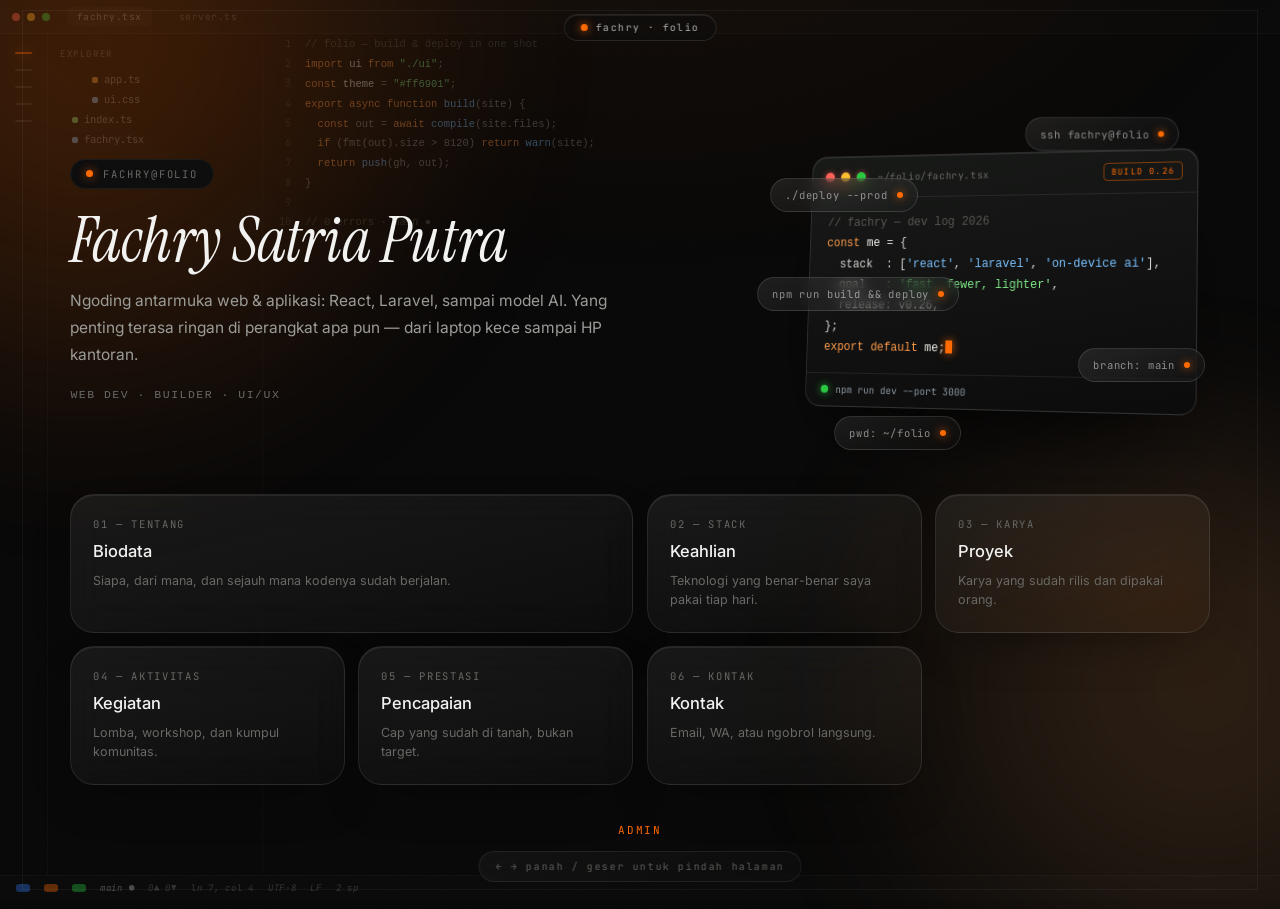
<file: index.html>
<!DOCTYPE html>
<html lang="id">
<head>
<meta charset="UTF-8">
<meta name="viewport" content="width=device-width, initial-scale=1.0">
<meta name="theme-color" content="#080808">
<meta name="description" content="Fachry Satria Putra — Web Development, Builder, UI/UX Designer. Bangun pengalaman digital yang cepat, ringan, dan berkesan.">
<title>Fachry Satria Putra — Portofolio</title>
<link rel="icon" href="data:image/svg+xml,%3Csvg xmlns='http://www.w3.org/2000/svg' viewBox='0 0 22 24'%3E%3Crect width='22' height='24' fill='%23ff6901'/%3E%3Cpath fill='%23080c0a' d='M11 4.5A5.2 5.2 0 0 0 5.8 9.7 5.6 5.6 0 0 0 7.4 20h7.2a5.6 5.6 0 0 0 1.6-10.3A5.2 5.2 0 0 0 11 4.5Z'/%3E%3C/svg%3E">
<link rel="stylesheet" href="assets/styles.css?v=108">
  <link rel="preconnect" href="https://fonts.googleapis.com">
  <link rel="preconnect" href="https://fonts.gstatic.com" crossorigin>
  <link href="https://fonts.googleapis.com/css2?family=Inter:wght@400;500;600;700&family=Instrument+Serif:ital@0;1&family=JetBrains+Mono:wght@400;500;600&display=swap" rel="stylesheet">
</head>
<body>

<main id="page">
  <div class="screen">

    <div class="hero">
      <div class="hero-copy">
        <span class="chip reveal">fachry@folio</span>
        <h1 class="reveal"><em data-pf="nama">Fachry Satria Putra</em></h1>
        <p class="lede reveal" data-pf="desc">Ngoding antarmuka web &amp; aplikasi: React, Laravel, sampai model AI. Yang penting terasa ringan di perangkat apa pun — dari laptop kece sampai HP kantoran.</p>
        <p class="mono-badge reveal" data-pf="badge">web dev · builder · ui/ux</p>
      </div>

      <div class="hero3d" id="hero3d" aria-hidden="true">
        <div class="cw">
          <div class="cw-bar">
            <i></i><i></i><i></i>
            <span>~/folio/fachry.tsx</span>
            <b>BUILD 0.26</b>
          </div>
          <pre class="code"><span class="c-c">// fachry — dev log 2026</span>
<span class="c-k">const</span> <span class="c-w">me</span> = {
  stack  : [<span class="c-b">'react'</span>, <span class="c-b">'laravel'</span>, <span class="c-b">'on-device ai'</span>],
  goal   : <span class="c-g">'fast, fewer, lighter'</span>,
  release: <span class="c-w">v0.26</span>,
};
<span class="c-k">export</span> <span class="c-k">default</span> <span class="c-w">me</span>;<span class="cur"></span></pre>
          <div class="cw-foot">npm run dev --port 3000</div>
        </div>
        <span class="f3">ssh fachry@folio</span>
        <span class="f3">./deploy --prod</span>
        <span class="f3">branch: main</span>
        <span class="f3">pwd: ~/folio</span>
        <span class="f3">npm run build &amp;&amp; deploy</span>
      </div>
    </div>

    <div class="home-grid">
      <a class="home-card wide" href="biodata.html">
        <span class="no">01 — TENTANG</span>
        <h3>Biodata<svg viewBox="0 0 24 24" fill="none" stroke="currentColor" stroke-width="1.7" stroke-linecap="round" stroke-linejoin="round"><path d="M5 12h14"/><path d="M13 6l6 6-6 6"/></svg></h3>
        <p>Siapa, dari mana, dan sejauh mana kodenya sudah berjalan.</p>
      </a>
      <a class="home-card" href="keahlian.html">
        <span class="no">02 — STACK</span>
        <h3>Keahlian<svg viewBox="0 0 24 24" fill="none" stroke="currentColor" stroke-width="1.7" stroke-linecap="round" stroke-linejoin="round"><path d="M5 12h14"/><path d="M13 6l6 6-6 6"/></svg></h3>
        <p>Teknologi yang benar-benar saya pakai tiap hari.</p>
      </a>
      <a class="home-card" href="proyek.html">
        <span class="no">03 — KARYA</span>
        <h3>Proyek<svg viewBox="0 0 24 24" fill="none" stroke="currentColor" stroke-width="1.7" stroke-linecap="round" stroke-linejoin="round"><path d="M5 12h14"/><path d="M13 6l6 6-6 6"/></svg></h3>
        <p>Karya yang sudah rilis dan dipakai orang.</p>
      </a>
      <a class="home-card" href="kegiatan.html">
        <span class="no">04 — AKTIVITAS</span>
        <h3>Kegiatan<svg viewBox="0 0 24 24" fill="none" stroke="currentColor" stroke-width="1.7" stroke-linecap="round" stroke-linejoin="round"><path d="M5 12h14"/><path d="M13 6l6 6-6 6"/></svg></h3>
        <p>Lomba, workshop, dan kumpul komunitas.</p>
      </a>
      <a class="home-card" href="pencapaian.html">
        <span class="no">05 — PRESTASI</span>
        <h3>Pencapaian<svg viewBox="0 0 24 24" fill="none" stroke="currentColor" stroke-width="1.7" stroke-linecap="round" stroke-linejoin="round"><path d="M5 12h14"/><path d="M13 6l6 6-6 6"/></svg></h3>
        <p>Cap yang sudah di tanah, bukan target.</p>
      </a>
      <a class="home-card" href="kontak.html">
        <span class="no">06 — KONTAK</span>
        <h3>Kontak<svg viewBox="0 0 24 24" fill="none" stroke="currentColor" stroke-width="1.7" stroke-linecap="round" stroke-linejoin="round"><path d="M5 12h14"/><path d="M13 6l6 6-6 6"/></svg></h3>
        <p>Email, WA, atau ngobrol langsung.</p>
      </a>
    </div>

    <p class="home-foot"><a href="admin.html">Admin</a></p>
  </div>
</main>

<script src="assets/app.js?v=108"></script>
</body>
</html>
</file>
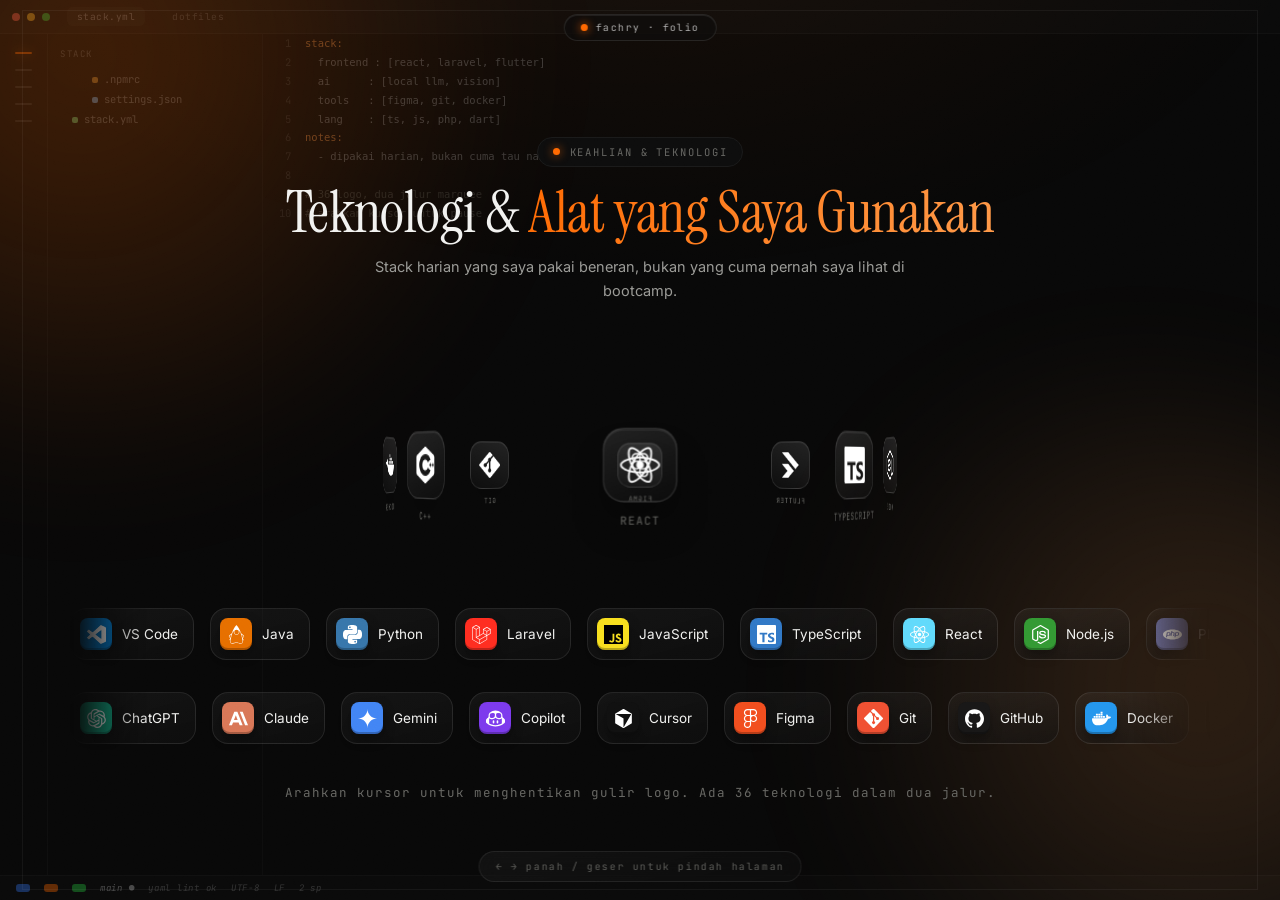
<file: keahlian.html>
<!DOCTYPE html>
<html lang="id">
<head>
<meta charset="UTF-8">
<meta name="viewport" content="width=device-width, initial-scale=1.0">
<meta name="theme-color" content="#080808">
<meta name="description" content="Keahlian dan teknologi yang dikuasai oleh Fachry Satria Putra.">
<title>Keahlian | Fachry Satria Putra</title>
<link rel="stylesheet" href="assets/styles.css?v=108">
  <link rel="preconnect" href="https://fonts.googleapis.com">
  <link rel="preconnect" href="https://fonts.gstatic.com" crossorigin>
  <link href="https://fonts.googleapis.com/css2?family=Inter:wght@400;500;600;700&family=Instrument+Serif:ital@0;1&family=JetBrains+Mono:wght@400;500;600&display=swap" rel="stylesheet">
</head>
<body>

<main id="page">
  <div class="screen">
    <div class="hd reveal">
      <span class="chip">Keahlian &amp; Teknologi</span>
      <h1>Teknologi & <em>Alat yang Saya Gunakan</em></h1>
      <p>Stack harian yang saya pakai beneran, bukan yang cuma pernah saya lihat di bootcamp.</p>
    </div>

    <!-- CAROUSEL 3D -->
    <div class="ring3d reveal" aria-hidden="true">
      <ul class="ring">
        <li style="--i:0"><b><img src="assets/logos/react.svg" alt=""><span>React</span></b></li>
        <li style="--i:1"><b><img src="assets/logos/typescript.svg" alt=""><span>TypeScript</span></b></li>
        <li style="--i:2"><b><img src="assets/logos/nodedotjs.svg" alt=""><span>Node</span></b></li>
        <li style="--i:3"><b><img src="assets/logos/flutter.svg" alt=""><span>Flutter</span></b></li>
        <li style="--i:4"><b><img src="assets/logos/figma.svg" alt=""><span>Figma</span></b></li>
        <li style="--i:5"><b><img src="assets/logos/git.svg" alt=""><span>Git</span></b></li>
        <li style="--i:6"><b><img src="assets/logos/docker.svg" alt=""><span>Docker</span></b></li>
        <li style="--i:7"><b><img src="assets/logos/cplusplus.svg" alt=""><span>C++</span></b></li>
      </ul>
    </div>

    <!-- EDIT KEHLIAN: tambah/hapus/kurangi logo di kedua baris di bawah -->
    <div class="marquee reveal">
      <div class="m-track">
        <div class="lt" style="--c:#007ACC"><i><img src="assets/logos/visualstudiocode.svg" alt="VS Code"></i><b>VS Code</b></div>
        <div class="lt" style="--c:#E76F00"><i><img src="assets/logos/openjdk.svg" alt="Java"></i><b>Java</b></div>
        <div class="lt" style="--c:#3776AB"><i><img src="assets/logos/python.svg" alt="Python"></i><b>Python</b></div>
        <div class="lt" style="--c:#FF2D20"><i><img src="assets/logos/laravel.svg" alt="Laravel"></i><b>Laravel</b></div>
        <div class="lt dk" style="--c:#F7DF1E"><i><img src="assets/logos/javascript.svg" alt="JavaScript"></i><b>JavaScript</b></div>
        <div class="lt" style="--c:#3178C6"><i><img src="assets/logos/typescript.svg" alt="TypeScript"></i><b>TypeScript</b></div>
        <div class="lt" style="--c:#61DAFB"><i><img src="assets/logos/react.svg" alt="React"></i><b>React</b></div>
        <div class="lt" style="--c:#339933"><i><img src="assets/logos/nodedotjs.svg" alt="Node.js"></i><b>Node.js</b></div>
        <div class="lt" style="--c:#777BB4"><i><img src="assets/logos/php.svg" alt="PHP"></i><b>PHP</b></div>
        <div class="lt" style="--c:#4479A1"><i><img src="assets/logos/mysql.svg" alt="MySQL"></i><b>MySQL</b></div>
        <div class="lt" style="--c:#47A248"><i><img src="assets/logos/mongodb.svg" alt="MongoDB"></i><b>MongoDB</b></div>
        <div class="lt" style="--c:#02569B"><i><img src="assets/logos/flutter.svg" alt="Flutter"></i><b>Flutter</b></div>
        <div class="lt" style="--c:#7F52FF"><i><img src="assets/logos/kotlin.svg" alt="Kotlin"></i><b>Kotlin</b></div>
        <div class="lt" style="--c:#F05138"><i><img src="assets/logos/swift.svg" alt="Swift"></i><b>Swift</b></div>
        <div class="lt" style="--c:#00ADD8"><i><img src="assets/logos/go.svg" alt="Go"></i><b>Go</b></div>
        <div class="lt" style="--c:#0175C2"><i><img src="assets/logos/dart.svg" alt="Dart"></i><b>Dart</b></div>
        <div class="lt" style="--c:#00599C"><i><img src="assets/logos/cplusplus.svg" alt="C++"></i><b>C++</b></div>
        <div class="lt" style="--c:#68217A"><i><img src="assets/logos/csharp.svg" alt="C#"></i><b>C#</b></div>
      </div>
    </div>
    <div class="marquee rev reveal">
      <div class="m-track">
        <div class="lt" style="--c:#10A37F"><i><img src="assets/logos/openai.svg" alt="ChatGPT"></i><b>ChatGPT</b></div>
        <div class="lt" style="--c:#D97757"><i><img src="assets/logos/anthropic.svg" alt="Claude"></i><b>Claude</b></div>
        <div class="lt" style="--c:#4285F4"><i><img src="assets/logos/googlegemini.svg" alt="Gemini"></i><b>Gemini</b></div>
        <div class="lt" style="--c:#7C3AED"><i><img src="assets/logos/githubcopilot.svg" alt="Copilot"></i><b>Copilot</b></div>
        <div class="lt" style="--c:#101010"><i><img src="assets/logos/cursor.svg" alt="Cursor"></i><b>Cursor</b></div>
        <div class="lt" style="--c:#F24E1E"><i><img src="assets/logos/figma.svg" alt="Figma"></i><b>Figma</b></div>
        <div class="lt" style="--c:#F05032"><i><img src="assets/logos/git.svg" alt="Git"></i><b>Git</b></div>
        <div class="lt" style="--c:#181717"><i><img src="assets/logos/github.svg" alt="GitHub"></i><b>GitHub</b></div>
        <div class="lt" style="--c:#2496ED"><i><img src="assets/logos/docker.svg" alt="Docker"></i><b>Docker</b></div>
        <div class="lt" style="--c:#FF6F00"><i><img src="assets/logos/tensorflow.svg" alt="TensorFlow"></i><b>TensorFlow</b></div>
        <div class="lt" style="--c:#EE4C2C"><i><img src="assets/logos/pytorch.svg" alt="PyTorch"></i><b>PyTorch</b></div>
        <div class="lt" style="--c:#6B21A8"><i><img src="assets/logos/midjourney.svg" alt="Midjourney"></i><b>Midjourney</b></div>
        <div class="lt" style="--c:#A855F7"><i><img src="assets/logos/stablediffusion.svg" alt="Stable Diffusion"></i><b>Stable Diffusion</b></div>
        <div class="lt" style="--c:#FF6C37"><i><img src="assets/logos/postman.svg" alt="Postman"></i><b>Postman</b></div>
        <div class="lt" style="--c:#191919"><i><img src="assets/logos/notion.svg" alt="Notion"></i><b>Notion</b></div>
        <div class="lt" style="--c:#EA7600"><i><img src="assets/logos/blender.svg" alt="Blender"></i><b>Blender</b></div>
        <div class="lt" style="--c:#31A8FF"><i><img src="assets/logos/adobephotoshop.svg" alt="Photoshop"></i><b>Photoshop</b></div>
        <div class="lt dk" style="--c:#FFD21E"><i><img src="assets/logos/huggingface.svg" alt="Hugging Face"></i><b>Hugging Face</b></div>
      </div>
    </div>
    <p class="skill-note reveal">Arahkan kursor untuk menghentikan gulir logo. Ada 36 teknologi dalam dua jalur.</p>
  </div>
</main>

<script src="assets/app.js?v=108"></script>
</body>
</html>
</file>
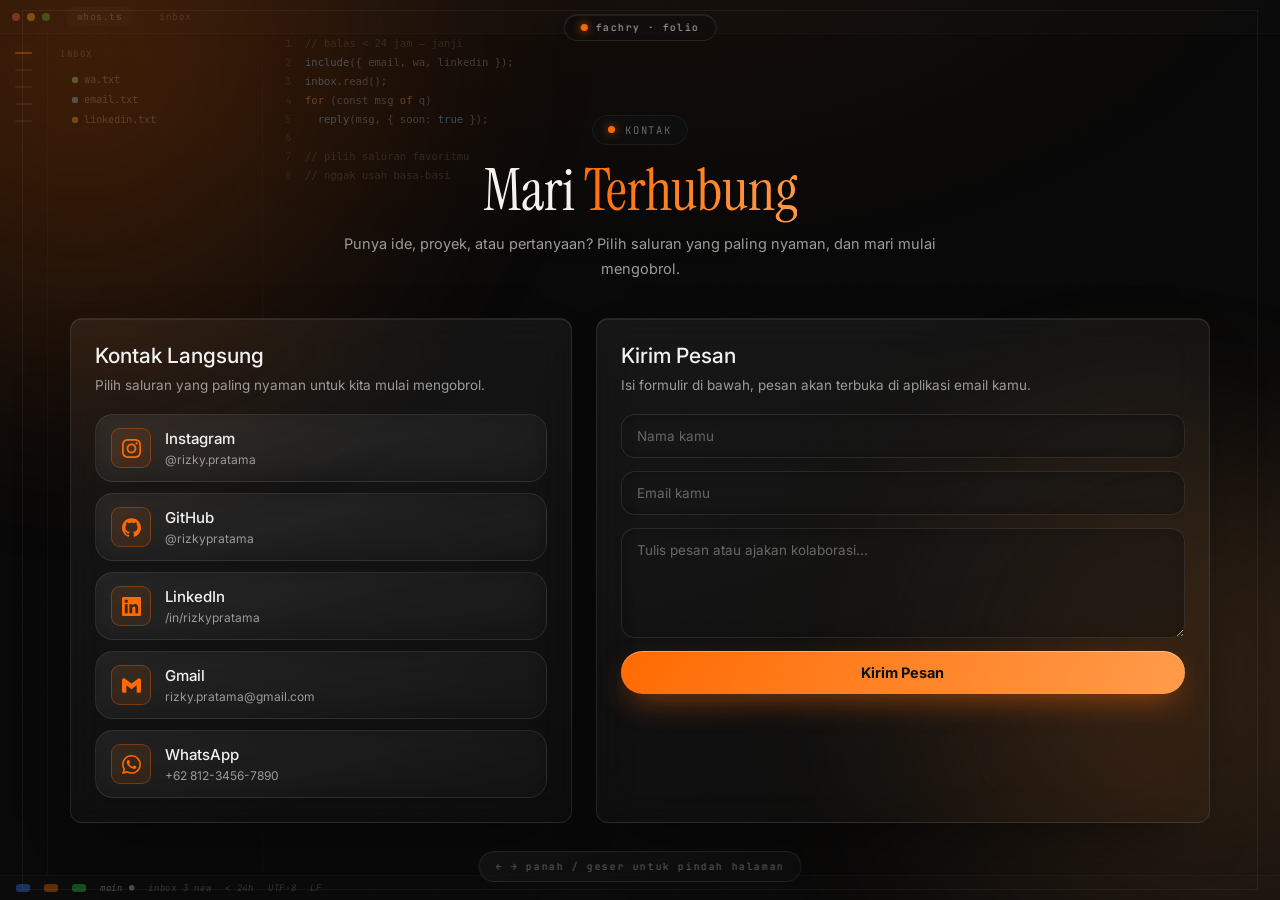
<file: kontak.html>
<!DOCTYPE html>
<html lang="id">
<head>
<meta charset="UTF-8">
<meta name="viewport" content="width=device-width, initial-scale=1.0">
<meta name="theme-color" content="#080808">
<meta name="description" content="Hubungi Fachry Satria Putra - Web Development, Builder, UI/UX Designer.">
<title>Kontak | Fachry Satria Putra</title>
<link rel="stylesheet" href="assets/styles.css?v=108">
  <link rel="preconnect" href="https://fonts.googleapis.com">
  <link rel="preconnect" href="https://fonts.gstatic.com" crossorigin>
  <link href="https://fonts.googleapis.com/css2?family=Inter:wght@400;500;600;700&family=Instrument+Serif:ital@0;1&family=JetBrains+Mono:wght@400;500;600&display=swap" rel="stylesheet">
</head>
<body>

<main id="page">
  <div class="screen">
    <div class="hd reveal">
      <span class="chip">Kontak</span>
      <h1>Mari <em>Terhubung</em></h1>
      <p>Punya ide, proyek, atau pertanyaan? Pilih saluran yang paling nyaman, dan mari mulai mengobrol.</p>
    </div>

    <div class="contact-grid">
      <div class="card panel reveal">
        <h3>Kontak Langsung</h3>
        <p>Pilih saluran yang paling nyaman untuk kita mulai mengobrol.</p>
        <div class="c-tiles">
          <!-- EDIT LINK SOSMED & NOMOR WA di bawah -->
          <a class="c-tile" data-pf-lk="ig" href="https://instagram.com/rizky.pratama" target="_blank" rel="noopener"><span class="ico"><svg viewBox="0 0 24 24"><path d="M12 2.163c3.204 0 3.584.012 4.85.07 3.252.148 4.771 1.691 4.919 4.919.058 1.265.069 1.645.069 4.849 0 3.205-.012 3.584-.069 4.849-.149 3.225-1.664 4.771-4.919 4.919-1.266.058-1.644.07-4.85.07-3.204 0-3.584-.012-4.849-.07-3.26-.149-4.771-1.699-4.919-4.92-.058-1.265-.07-1.644-.07-4.849 0-3.204.013-3.583.07-4.849.149-3.227 1.664-4.771 4.919-4.919 1.266-.057 1.645-.069 4.849-.069zm0-2.163c-3.259 0-3.667.014-4.947.072-4.358.2-6.78 2.618-6.98 6.98-.059 1.281-.073 1.689-.073 4.948 0 3.259.014 3.668.072 4.948.2 4.358 2.618 6.78 6.98 6.98 1.281.058 1.689.072 4.948.072 3.259 0 3.668-.014 4.948-.072 4.354-.2 6.782-2.618 6.979-6.98.059-1.28.073-1.689.073-4.948 0-3.259-.014-3.667-.072-4.947-.196-4.354-2.617-6.78-6.979-6.98-1.281-.059-1.69-.073-4.949-.073zm0 5.838c-3.403 0-6.162 2.759-6.162 6.162s2.759 6.163 6.162 6.163 6.162-2.759 6.162-6.163c0-3.403-2.759-6.162-6.162-6.162zm0 10.162c-2.209 0-4-1.79-4-4 0-2.209 1.791-4 4-4s4 1.791 4 4c0 2.21-1.791 4-4 4zm6.406-11.845c-.796 0-1.441.645-1.441 1.44s.645 1.44 1.441 1.44c.795 0 1.439-.645 1.439-1.44s-.644-1.44-1.439-1.44z"/></svg></span><div><b>Instagram</b><span data-pf="ig">@rizky.pratama</span></div></a>
          <a class="c-tile" data-pf-lk="gh" href="https://github.com/rizkypratama" target="_blank" rel="noopener"><span class="ico"><svg viewBox="0 0 24 24"><path d="M12 .297c-6.63 0-12 5.373-12 12 0 5.303 3.438 9.8 8.205 11.385.6.113.82-.258.82-.577 0-.285-.01-1.04-.015-2.04-3.338.724-4.042-1.61-4.042-1.61C4.422 18.07 3.633 17.7 3.633 17.7c-1.087-.744.084-.729.084-.729 1.205.084 1.838 1.236 1.838 1.236 1.07 1.835 2.809 1.305 3.495.998.108-.776.417-1.305.76-1.605-2.665-.3-5.466-1.332-5.466-5.93 0-1.31.465-2.38 1.235-3.22-.135-.303-.54-1.523.105-3.176 0 0 1.005-.322 3.3 1.23.96-.267 1.98-.399 3-.405 1.02.006 2.04.138 3 .405 2.28-1.552 3.285-1.23 3.285-1.23.645 1.653.24 2.873.12 3.176.765.84 1.23 1.91 1.23 3.22 0 4.61-2.805 5.625-5.475 5.92.42.36.81 1.096.81 2.22 0 1.606-.015 2.896-.015 3.286 0 .315.21.69.825.57C20.565 22.092 24 17.592 24 12.297c0-6.627-5.373-12-12-12"/></svg></span><div><b>GitHub</b><span data-pf="gh">@rizkypratama</span></div></a>
          <a class="c-tile" data-pf-lk="li" href="https://linkedin.com/in/rizkypratama" target="_blank" rel="noopener"><span class="ico"><svg viewBox="0 0 24 24"><path d="M20.447 20.452h-3.554v-5.569c0-1.328-.027-3.037-1.852-3.037-1.853 0-2.136 1.445-2.136 2.939v5.667H9.351V9h3.414v1.561h.046c.477-.9 1.637-1.85 3.37-1.85 3.601 0 4.267 2.37 4.267 5.455v6.286zM5.337 7.433c-1.144 0-2.063-.926-2.063-2.065 0-1.138.92-2.063 2.063-2.063 1.14 0 2.064.925 2.064 2.063 0 1.139-.925 2.065-2.064 2.065zm1.782 13.019H3.555V9h3.564v11.452zM22.225 0H1.771C.792 0 0 .774 0 1.729v20.542C0 23.227.792 24 1.771 24h20.451C23.2 24 24 23.227 24 22.271V1.729C24 .774 23.2 0 22.222 0h.003z"/></svg></span><div><b>LinkedIn</b><span data-pf="li">/in/rizkypratama</span></div></a>
          <a class="c-tile" data-pf-lk="email" href="mailto:rizky.pratama@gmail.com"><span class="ico"><svg viewBox="0 0 24 24"><path d="M24 5.457v13.909c0 .904-.732 1.636-1.636 1.636h-3.819V11.73L12 16.64l-6.545-4.91v9.273H1.636A1.636 1.636 0 0 1 0 19.366V5.457c0-2.023 2.309-3.178 3.927-1.964L5.455 4.64 12 9.548l6.545-4.91 1.528-1.145C21.69 2.28 24 3.434 24 5.457z"/></svg></span><div><b>Gmail</b><span data-pf="email">rizky.pratama@gmail.com</span></div></a>
          <a class="c-tile" data-pf-lk="wa" href="https://wa.me/6281234567890" target="_blank" rel="noopener"><span class="ico"><svg viewBox="0 0 24 24"><path d="M17.472 14.382c-.297-.149-1.758-.867-2.03-.967-.273-.099-.471-.148-.67.15-.197.297-.767.966-.94 1.164-.173.199-.347.223-.644.075-.297-.15-1.255-.463-2.39-1.475-.883-.788-1.48-1.761-1.653-2.059-.173-.297-.018-.458.13-.606.134-.133.298-.347.446-.52.149-.174.198-.298.298-.497.099-.198.05-.371-.025-.52-.075-.149-.669-1.612-.916-2.207-.242-.579-.487-.5-.669-.51-.173-.008-.371-.01-.57-.01-.198 0-.52.074-.792.372-.272.297-1.04 1.016-1.04 2.479 0 1.462 1.065 2.875 1.213 3.074.149.198 2.096 3.2 5.077 4.487.709.306 1.262.489 1.694.625.712.227 1.36.195 1.871.118.571-.085 1.758-.719 2.006-1.413.248-.694.248-1.289.173-1.413-.074-.124-.272-.198-.57-.347m-5.421 7.403h-.004a9.87 9.87 0 01-5.031-1.378l-.361-.214-3.741.982.998-3.648-.235-.374a9.86 9.86 0 01-1.51-5.26c.001-5.45 4.436-9.884 9.888-9.884 2.64 0 5.122 1.03 6.988 2.898a9.825 9.825 0 012.893 6.994c-.003 5.45-4.437 9.884-9.885 9.884m8.413-18.297A11.815 11.815 0 0012.05 0C5.495 0 .16 5.335.157 11.892c0 2.096.547 4.142 1.588 5.945L.057 24l6.305-1.654a11.882 11.882 0 005.683 1.448h.005c6.554 0 11.89-5.335 11.893-11.893a11.821 11.821 0 00-3.48-8.413z"/></svg></span><div><b>WhatsApp</b><span data-pf="wa">+62 812-3456-7890</span></div></a>
        </div>
      </div>

      <div class="card panel reveal">
        <h3>Kirim Pesan</h3>
        <p>Isi formulir di bawah, pesan akan terbuka di aplikasi email kamu.</p>
        <form id="contactForm">
          <input type="text" name="name" placeholder="Nama kamu" required>
          <input type="email" name="email" placeholder="Email kamu" required>
          <textarea name="msg" placeholder="Tulis pesan atau ajakan kolaborasi..." required></textarea>
          <button class="btn pri" type="submit">Kirim Pesan</button>
        </form>
      </div>
    </div>
  </div>
</main>

<script src="assets/app.js?v=108"></script>
</body>
</html>
</file>
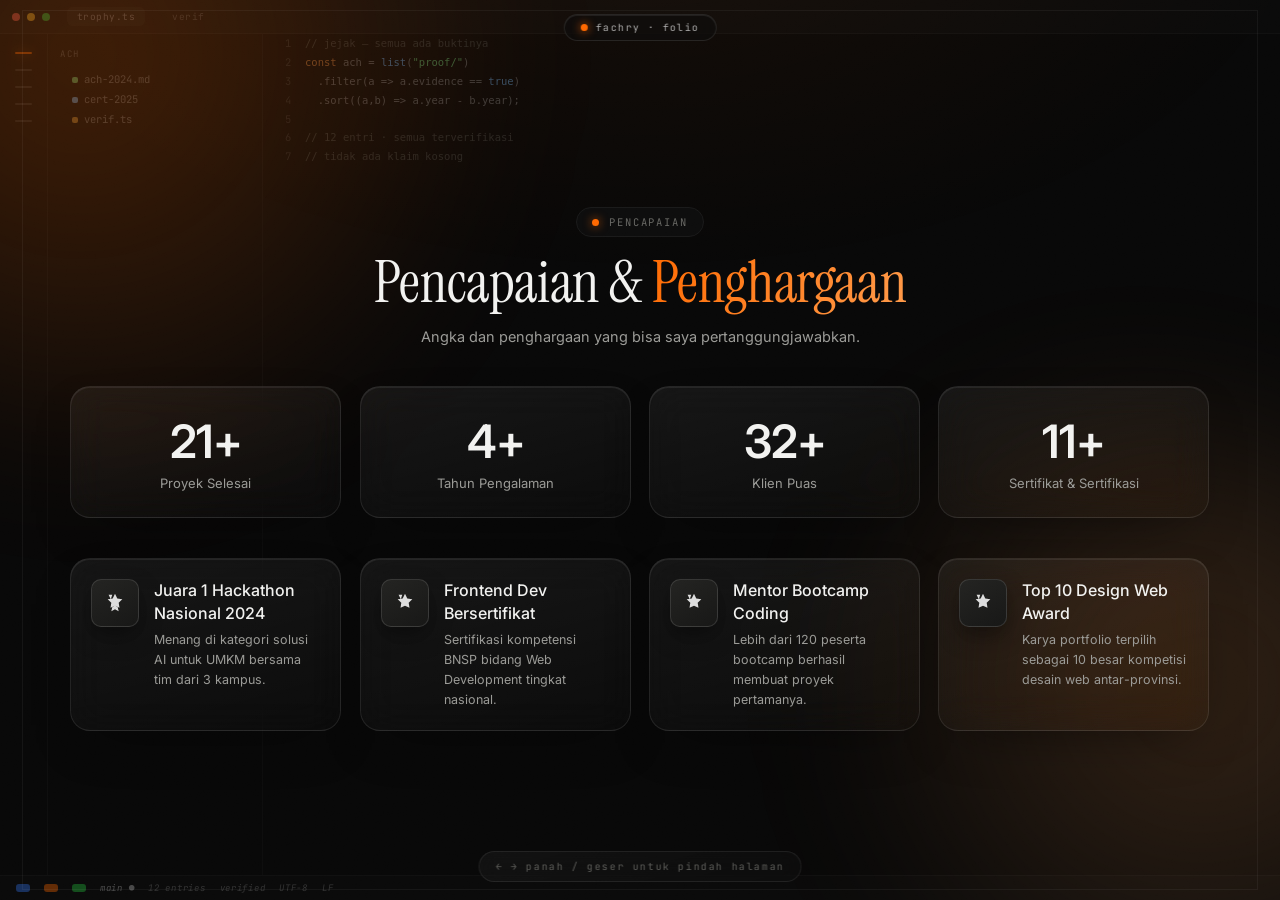
<file: pencapaian.html>
<!DOCTYPE html>
<html lang="id">
<head>
<meta charset="UTF-8">
<meta name="viewport" content="width=device-width, initial-scale=1.0">
<meta name="theme-color" content="#080808">
<meta name="description" content="Pencapaian Fachry Satria Putra.">
<title>Pencapaian | Fachry Satria Putra</title>
<link rel="stylesheet" href="assets/styles.css?v=108">
  <link rel="preconnect" href="https://fonts.googleapis.com">
  <link rel="preconnect" href="https://fonts.gstatic.com" crossorigin>
  <link href="https://fonts.googleapis.com/css2?family=Inter:wght@400;500;600;700&family=Instrument+Serif:ital@0;1&family=JetBrains+Mono:wght@400;500;600&display=swap" rel="stylesheet">
</head>
<body>

<main id="page">
  <div class="screen">
    <div class="hd reveal">
      <span class="chip">Pencapaian</span>
      <h1>Pencapaian & <em>Penghargaan</em></h1>
      <p>Angka dan penghargaan yang bisa saya pertanggungjawabkan.</p>
    </div>

    <!-- EDIT ANGKA PENCAPAIAN: ubah nilai data-to sesuai data kamu -->
    <div class="stats reveal">
      <div class="stat"><div class="num count" data-to="35" data-suf="+" data-pf-num="stat1">0+</div><div class="lbl" data-pf-lbl="lbl1">Proyek Selesai</div></div>
      <div class="stat"><div class="num count" data-to="4" data-suf="+" data-pf-num="stat2">0+</div><div class="lbl" data-pf-lbl="lbl2">Tahun Pengalaman</div></div>
      <div class="stat"><div class="num count" data-to="58" data-suf="+" data-pf-num="stat3">0+</div><div class="lbl" data-pf-lbl="lbl3">Klien Puas</div></div>
      <div class="stat"><div class="num count" data-to="16" data-suf="+" data-pf-num="stat4">0+</div><div class="lbl" data-pf-lbl="lbl4">Sertifikat &amp; Sertifikasi</div></div>
    </div>

    <!-- EDIT PENCAPAIAN: tambah/hapus kartu penghargaan di bawah -->
    <div class="ach-grid reveal">
      <div class="ach">
        <div class="medal"><svg viewBox="0 0 24 24"><path d="M12 2l2.5 5.1 5.5.8-4 3.9.9 5.5L12 14.9 7.1 17.3l.9-5.5-4-3.9 5.5-.8z"/><path d="M5 3l2.4 4.8L9 3H5zm14 0l-1.6 4.8L19 3h0zM8 21l4-2.2L16 21l-1-4.3-3-2.1-3 2.1z"/></svg></div>
        <div><h3>Juara 1 Hackathon Nasional 2024</h3><p>Menang di kategori solusi AI untuk UMKM bersama tim dari 3 kampus.</p></div>
      </div>
      <div class="ach">
        <div class="medal"><svg viewBox="0 0 24 24"><path d="M12 2l2.5 5.1 5.5.8-4 3.9.9 5.5L12 14.9 7.1 17.3l.9-5.5-4-3.9 5.5-.8z"/><path d="M5 3l2.4 4.8L9 3H5zm14 0l-1.6 4.8L19 3h0z"/></svg></div>
        <div><h3>Frontend Dev Bersertifikat</h3><p>Sertifikasi kompetensi BNSP bidang Web Development tingkat nasional.</p></div>
      </div>
      <div class="ach">
        <div class="medal"><svg viewBox="0 0 24 24"><path d="M12 2l2.5 5.1 5.5.8-4 3.9.9 5.5L12 14.9 7.1 17.3l.9-5.5-4-3.9 5.5-.8z"/><path d="M5 3l2.4 4.8L9 3H5zm14 0l-1.6 4.8L19 3h0z"/></svg></div>
        <div><h3>Mentor Bootcamp Coding</h3><p>Lebih dari 120 peserta bootcamp berhasil membuat proyek pertamanya.</p></div>
      </div>
      <div class="ach">
        <div class="medal"><svg viewBox="0 0 24 24"><path d="M12 2l2.5 5.1 5.5.8-4 3.9.9 5.5L12 14.9 7.1 17.3l.9-5.5-4-3.9 5.5-.8z"/><path d="M5 3l2.4 4.8L9 3H5zm14 0l-1.6 4.8L19 3h0z"/></svg></div>
        <div><h3>Top 10 Design Web Award</h3><p>Karya portfolio terpilih sebagai 10 besar kompetisi desain web antar-provinsi.</p></div>
      </div>
    </div>
  </div>
</main>

<script src="assets/app.js?v=108"></script>
</body>
</html>
</file>
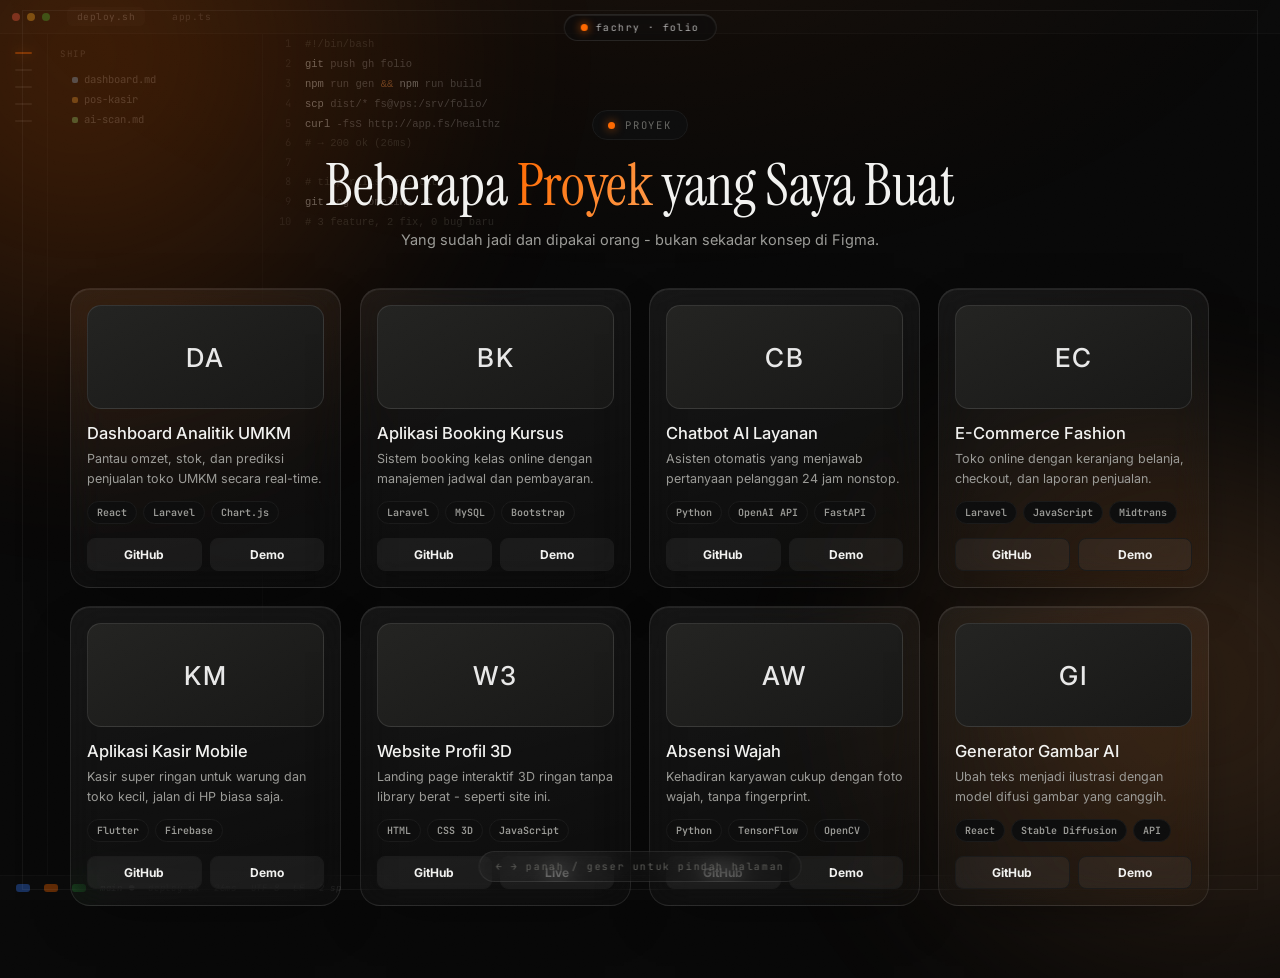
<file: proyek.html>
<!DOCTYPE html>
<html lang="id">
<head>
<meta charset="UTF-8">
<meta name="viewport" content="width=device-width, initial-scale=1.0">
<meta name="theme-color" content="#080808">
<meta name="description" content="Kumpulan proyek Fachry Satria Putra.">
<title>Proyek | Fachry Satria Putra</title>
<link rel="stylesheet" href="assets/styles.css?v=108">
  <link rel="preconnect" href="https://fonts.googleapis.com">
  <link rel="preconnect" href="https://fonts.gstatic.com" crossorigin>
  <link href="https://fonts.googleapis.com/css2?family=Inter:wght@400;500;600;700&family=Instrument+Serif:ital@0;1&family=JetBrains+Mono:wght@400;500;600&display=swap" rel="stylesheet">
</head>
<body>

<main id="page">
  <div class="screen">
    <div class="hd reveal">
      <span class="chip">Proyek</span>
      <h1>Beberapa <em>Proyek</em> yang Saya Buat</h1>
      <p>Yang sudah jadi dan dipakai orang - bukan sekadar konsep di Figma.</p>
    </div>

    <!-- EDIT PROYEK: tambah/hapus kartu proyek di bawah. Ganti link GitHub/Demo sesuai kebutuhan -->
    <div class="proj-grid">
      <div class="proj reveal">
        <div class="th">DA</div>
        <h3>Dashboard Analitik UMKM</h3>
        <p>Pantau omzet, stok, dan prediksi penjualan toko UMKM secara real-time.</p>
        <div class="tags"><span>React</span><span>Laravel</span><span>Chart.js</span></div>
        <div class="lnks"><a href="https://github.com/rizkypratama" target="_blank" rel="noopener">GitHub</a><a href="#proyek">Demo</a></div>
      </div>
      <div class="proj reveal">
        <div class="th">BK</div>
        <h3>Aplikasi Booking Kursus</h3>
        <p>Sistem booking kelas online dengan manajemen jadwal dan pembayaran.</p>
        <div class="tags"><span>Laravel</span><span>MySQL</span><span>Bootstrap</span></div>
        <div class="lnks"><a href="https://github.com/rizkypratama" target="_blank" rel="noopener">GitHub</a><a href="#proyek">Demo</a></div>
      </div>
      <div class="proj reveal">
        <div class="th">CB</div>
        <h3>Chatbot AI Layanan</h3>
        <p>Asisten otomatis yang menjawab pertanyaan pelanggan 24 jam nonstop.</p>
        <div class="tags"><span>Python</span><span>OpenAI API</span><span>FastAPI</span></div>
        <div class="lnks"><a href="https://github.com/rizkypratama" target="_blank" rel="noopener">GitHub</a><a href="#proyek">Demo</a></div>
      </div>
      <div class="proj reveal">
        <div class="th">EC</div>
        <h3>E-Commerce Fashion</h3>
        <p>Toko online dengan keranjang belanja, checkout, dan laporan penjualan.</p>
        <div class="tags"><span>Laravel</span><span>JavaScript</span><span>Midtrans</span></div>
        <div class="lnks"><a href="https://github.com/rizkypratama" target="_blank" rel="noopener">GitHub</a><a href="#proyek">Demo</a></div>
      </div>
      <div class="proj reveal">
        <div class="th">KM</div>
        <h3>Aplikasi Kasir Mobile</h3>
        <p>Kasir super ringan untuk warung dan toko kecil, jalan di HP biasa saja.</p>
        <div class="tags"><span>Flutter</span><span>Firebase</span></div>
        <div class="lnks"><a href="https://github.com/rizkypratama" target="_blank" rel="noopener">GitHub</a><a href="#proyek">Demo</a></div>
      </div>
      <div class="proj reveal">
        <div class="th">W3</div>
        <h3>Website Profil 3D</h3>
        <p>Landing page interaktif 3D ringan tanpa library berat - seperti site ini.</p>
        <div class="tags"><span>HTML</span><span>CSS 3D</span><span>JavaScript</span></div>
        <div class="lnks"><a href="https://github.com/rizkypratama" target="_blank" rel="noopener">GitHub</a><a href="index.html">Live</a></div>
      </div>
      <div class="proj reveal">
        <div class="th">AW</div>
        <h3>Absensi Wajah</h3>
        <p>Kehadiran karyawan cukup dengan foto wajah, tanpa fingerprint.</p>
        <div class="tags"><span>Python</span><span>TensorFlow</span><span>OpenCV</span></div>
        <div class="lnks"><a href="https://github.com/rizkypratama" target="_blank" rel="noopener">GitHub</a><a href="#proyek">Demo</a></div>
      </div>
      <div class="proj reveal">
        <div class="th">GI</div>
        <h3>Generator Gambar AI</h3>
        <p>Ubah teks menjadi ilustrasi dengan model difusi gambar yang canggih.</p>
        <div class="tags"><span>React</span><span>Stable Diffusion</span><span>API</span></div>
        <div class="lnks"><a href="https://github.com/rizkypratama" target="_blank" rel="noopener">GitHub</a><a href="#proyek">Demo</a></div>
      </div>
    </div>
  </div>
</main>

<script src="assets/app.js?v=108"></script>
</body>
</html>
</file>
<file: assets/styles.css>
:root{
  --panel:#0d0d0d; --line:#1a1a1a;
  --txt:#f2f2f0; --mut:#9a9a96; --faint:#676763;
  --pg:#ff6901; --pg2:#ff9a4a;
  --font:'Inter',system-ui,-apple-system,'Segoe UI',Roboto,sans-serif;
  --font-display:'Inter',system-ui,-apple-system,'Segoe UI',Roboto,sans-serif;
  --serif:'Instrument Serif',Georgia,'Times New Roman',serif;
  --mono:'JetBrains Mono',ui-monospace,SFMono-Regular,Menlo,Consolas,monospace;
}
*{margin:0;padding:0;box-sizing:border-box}
html{background:#080808;scroll-behavior:smooth;scroll-padding-top:84px}
img{max-width:100%;display:block}
a{color:inherit;text-decoration:none}
button{font-family:var(--font)}
::selection{background:var(--pg);color:#0b0f09}
::-webkit-scrollbar{width:9px}
::-webkit-scrollbar-track{background:#0a0a0a}
::-webkit-scrollbar-thumb{background:#252525;border-radius:8px}
::-webkit-scrollbar-thumb:hover{background:#333}
body::before{
  content:'';position:fixed;inset:0;z-index:0;pointer-events:none;
  background:radial-gradient(1100px 620px at 50% -12%,rgba(255,105,1,.06),transparent 62%);
}
.orb{position:fixed;z-index:0;width:58vmax;height:58vmax;border-radius:50%;pointer-events:none;filter:blur(72px);opacity:.5;will-change:transform}
.orb.o1{left:-14vmax;top:-16vmax;background:radial-gradient(circle at 35% 35%,rgba(255,105,1,.5),transparent 65%);animation:orbA 24s ease-in-out infinite alternate}
.orb.o2{right:-16vmax;bottom:-18vmax;background:radial-gradient(circle at 62% 40%,rgba(255,160,84,.36),transparent 62%);animation:orbB 28s ease-in-out infinite alternate}
@keyframes orbA{from{transform:translate3d(0,0,0) scale(1)}to{transform:translate3d(7vmax,5vmax,0) scale(1.14)}}
@keyframes orbB{from{transform:translate3d(0,0,0) scale(1.1)}to{transform:translate3d(-6vmax,-5vmax,0) scale(.94)}}
.bg-grid,.bg2{position:fixed;inset:0;z-index:0;pointer-events:none;will-change:background-position}
.bg-grid{opacity:.5;background-image:radial-gradient(rgba(255,255,255,.055) 1px,transparent 1.4px);background-size:34px 34px;-webkit-mask-image:radial-gradient(ellipse 130% 95% at 50% 18%,#000 25%,transparent 76%);mask-image:radial-gradient(ellipse 130% 95% at 50% 18%,#000 25%,transparent 76%);animation:gridA 30s linear infinite}
.bg2{opacity:.35;background-image:radial-gradient(rgba(255,154,74,.06) 1px,transparent 1.4px);background-size:88px 88px;-webkit-mask-image:radial-gradient(ellipse 90% 70% at 82% 92%,#000 20%,transparent 72%);mask-image:radial-gradient(ellipse 90% 70% at 82% 92%,#000 20%,transparent 72%);animation:gridB 46s linear infinite}
@keyframes gridA{to{background-position:34px 68px}}
@keyframes gridB{to{background-position:88px -176px}}
.grain{position:fixed;inset:-60%;z-index:4;pointer-events:none;opacity:.05;mix-blend-mode:overlay;background-image:url("data:image/svg+xml;charset=utf-8,%3Csvg%20xmlns='http://www.w3.org/2000/svg'%20width='240'%20height='240'%3E%3Cfilter%20id='n'%3E%3CfeTurbulence%20type='fractalNoise'%20baseFrequency='0.9'%20numOctaves='2'%20stitchTiles='stitch'/%3E%3CfeColorMatrix%20type='saturate'%20values='0'/%3E%3C/filter%3E%3Crect%20width='240'%20height='240'%20filter='url(%23n)'/%3E%3C/svg%3E");background-size:240px 240px}
.vsc{position:fixed;inset:0;z-index:0;display:flex;flex-direction:column;pointer-events:none;opacity:.36;font-family:var(--mono)}
.vsc-title{display:flex;align-items:center;gap:7px;height:34px;padding:0 12px;background:rgba(255,255,255,.04);border-bottom:1px solid rgba(255,255,255,.07)}
.vsc-title>i{width:8px;height:8px;border-radius:50%;background:rgba(255,255,255,.3)}
.vsc-title>i:first-child{background:#ff5f57}.vsc-title>i:nth-child(2){background:#febc2e}.vsc-title>i:nth-child(3){background:#28c840}
.vsc-tab{margin-left:10px;padding:3px 10px;border-radius:6px;font-size:9.5px;letter-spacing:.05em;color:rgba(255,255,255,.55);background:rgba(255,255,255,.05)}
.vsc-tab+.vsc-tab{background:transparent;color:rgba(255,255,255,.35)}
.vsc-main{flex:1;display:flex;min-height:0}
.vsc-act{width:48px;border-right:1px solid rgba(255,255,255,.06);display:flex;flex-direction:column;align-items:center;gap:15px;padding-top:18px;background:rgba(255,255,255,.02)}
.vsc-act b{width:17px;height:2px;border-radius:2px;background:rgba(255,255,255,.17)}
.vsc-act b:first-child{background:var(--pg);box-shadow:0 0 10px rgba(255,105,1,.6)}
.vsc-side{width:215px;border-right:1px solid rgba(255,255,255,.06);padding:14px 12px;background:rgba(255,255,255,.015);overflow:hidden;white-space:nowrap}
.vsc-sec{font-size:9px;letter-spacing:.18em;color:rgba(255,255,255,.38);margin-bottom:10px}
.vsc-fl{margin-left:30px;font-size:10.5px;color:rgba(255,255,255,.5);line-height:1.9;position:relative;padding-left:12px}
.vsc-fl::before{content:'';position:absolute;left:0;top:50%;transform:translateY(-50%);width:6px;height:6px;border-radius:2px;background:var(--f,#79c0ff);opacity:.95}
.vsc-ed{flex:1;overflow:hidden}
.vsc-row{display:flex;align-items:baseline;line-height:1.8;font-size:10.5px}
.vsc-g{width:42px;flex:none;text-align:right;padding-right:14px;color:rgba(255,255,255,.22);user-select:none}
.vsc-row code{white-space:pre;color:rgba(255,255,255,.55)}
.vsc-status{height:25px;display:flex;align-items:center;gap:14px;padding:0 16px;background:rgba(255,255,255,.04);border-top:1px solid rgba(255,255,255,.07);font-size:9px;letter-spacing:.08em;color:rgba(255,255,255,.45);overflow:hidden}
.vsc-status b{width:14px;height:8px;border-radius:3px;flex:none}
.vsc-status b:nth-child(1){background:#3777f0}.vsc-status b:nth-child(2){background:#ff6901}.vsc-status b:nth-child(3){background:#28c840}
.vsc-status i{white-space:nowrap}
.vsc-status i:first-of-type{color:rgba(255,255,255,.72)}
.island{position:fixed;top:14px;left:50%;transform:translateX(-50%);height:27px;padding:0 16px;display:flex;align-items:center;gap:8px;border-radius:999px;z-index:6;background:rgba(14,14,14,.62);border:1px solid rgba(255,255,255,.1);backdrop-filter:blur(20px) saturate(160%);-webkit-backdrop-filter:blur(20px) saturate(160%);box-shadow:0 10px 28px -14px rgba(0,0,0,.85),inset 0 1px 0 rgba(255,255,255,.08);font-family:var(--mono);font-size:10px;letter-spacing:.14em;color:rgba(255,255,255,.66);white-space:nowrap}
.island i{width:7px;height:7px;border-radius:50%;background:var(--pg);box-shadow:0 0 10px rgba(255,105,1,.9)}
@media(min-width:721px){.bg-grid,.bg2{display:none}}
@media(max-width:720px){.vsc{display:none}.island{top:10px}}
body::after{
  content:'';position:fixed;top:10px;left:max(10px,min(3vw,22px));right:max(10px,min(3vw,22px));bottom:10px;
  border:1px solid rgba(255,255,255,.05);pointer-events:none;z-index:1;
}
body{
  font-family:var(--font);color:var(--txt);min-height:100vh;overflow-x:hidden;
  background:#080808;
  -webkit-font-smoothing:antialiased;-moz-osx-font-smoothing:grayscale;
}

/* ---------- LAYOUT SHELL ---------- */
main#page{position:relative;z-index:3;min-height:100vh;display:flex;align-items:center;justify-content:center;padding:110px 5.5vw 72px;overflow:hidden auto}
.screen{width:100%;max-width:1140px;margin:0 auto}
.hd{text-align:center;margin-bottom:36px}
.chip{display:inline-flex;align-items:center;gap:10px;padding:7px 15px;border-radius:999px;background:var(--panel);border:1px solid var(--line);font-family:var(--mono);font-size:10.5px;letter-spacing:.18em;text-transform:uppercase;color:var(--faint)}
.chip::before{content:'';width:7px;height:7px;border-radius:50%;background:var(--pg);box-shadow:0 0 10px rgba(255,105,1,.75)}
.hd h1{font-family:var(--serif);font-size:clamp(36px,5vw,58px);font-weight:400;letter-spacing:-.4px;margin-top:16px;line-height:1.03}
.hd h1 em{font-style:normal;background:linear-gradient(120deg,var(--pg),var(--pg2));-webkit-background-clip:text;background-clip:text;color:transparent}
.hd p{color:var(--mut);margin:12px auto 0;font-size:14.5px;max-width:600px;line-height:1.7}

/* ---------- HERO 3D (BERANDA) ---------- */
.hero{display:grid;grid-template-columns:1.28fr .82fr;gap:46px;align-items:center;margin-bottom:6px}
.hero-copy{text-align:left}
.hero-copy .chip{margin-bottom:20px}
.hero-copy h1{font-family:var(--serif);font-size:clamp(38px,5vw,62px);font-weight:400;letter-spacing:-.4px;line-height:1.02;margin-top:0}
.hero-copy h1 em{font-style:italic;color:var(--txt)}
.hero-copy .lede{color:var(--mut);font-size:15.5px;line-height:1.75;max-width:540px;margin:15px 0 0}
.mono-badge{color:var(--faint);font-family:ui-monospace,Menlo,Consolas,monospace;font-size:11.5px;letter-spacing:.13em;text-transform:uppercase;margin-top:20px}
.hero3d{position:relative;perspective:1300px;height:340px;display:grid;place-items:center}
.cw{position:relative;width:100%;max-width:400px;border-radius:16px;border:1px solid rgba(255,255,255,.12);background:linear-gradient(170deg,rgba(24,26,24,.92),rgba(10,10,10,.96));box-shadow:0 46px 96px -30px rgba(0,0,0,.9),inset 0 1px 0 rgba(255,255,255,.09);backdrop-filter:blur(12px);-webkit-backdrop-filter:blur(12px);transform:rotateY(-14deg) rotateX(5deg);transform-style:preserve-3d}
.cw-bar{display:flex;align-items:center;gap:7px;padding:12px 14px;border-bottom:1px solid rgba(255,255,255,.08)}
.cw-bar i{width:10px;height:10px;border-radius:50%;background:#ff5f57;box-shadow:0 0 6px rgba(255,95,87,.6)}
.cw-bar i:nth-child(2){background:#febc2e}
.cw-bar i:nth-child(3){background:#28c840}
.cw-bar span{font-family:var(--mono);font-size:10px;letter-spacing:.06em;color:var(--faint);margin-left:6px}
.cw-bar b{margin-left:auto;font-family:var(--mono);font-size:8.5px;letter-spacing:.14em;color:var(--pg);border:1px solid rgba(255,105,1,.45);padding:2px 7px;border-radius:4px;font-weight:400}
.code{margin:0;padding:16px 18px 14px;font-family:ui-monospace,Menlo,Consolas,monospace;font-size:12px;line-height:1.78;color:#d8d8d4;white-space:pre;overflow:hidden}
.c-c{color:#565650}.c-w{color:#f5f5f0}.c-k{color:#ff9a4a}.c-g{color:#7ee787}.c-b{color:#79c0ff}
.code .cur{display:inline-block;width:7px;height:13px;background:var(--pg);vertical-align:-2px;animation:cur 1.1s steps(2) infinite;box-shadow:0 0 10px rgba(255,105,1,.8)}
@keyframes cur{50%{background:transparent}}
.cw-foot{padding:10px 16px;border-top:1px solid rgba(255,255,255,.08);font-family:var(--mono);font-size:10px;color:#8b949e;display:flex;align-items:center;gap:8px}
.cw-foot::before{content:'';width:8px;height:8px;border-radius:50%;background:#28c840;box-shadow:0 0 8px rgba(40,200,64,.8);animation:blink 2.2s ease-in-out infinite}
@keyframes blink{50%{opacity:.35}}
.f3{position:absolute;font-family:var(--mono);font-weight:400;font-size:10.5px;letter-spacing:.08em;color:rgba(255,255,255,.5);display:inline-flex;align-items:center;padding:0 14px;height:34px;min-width:64px;border-radius:999px;border:1px solid rgba(255,255,255,.12);background:linear-gradient(160deg,rgba(255,255,255,.09),rgba(255,255,255,.02));backdrop-filter:blur(8px);-webkit-backdrop-filter:blur(8px);box-shadow:0 18px 34px -18px rgba(0,0,0,.75);animation:fFloat 9s ease-in-out infinite alternate;will-change:transform;white-space:nowrap}
.f3::after{content:'';width:6px;height:6px;border-radius:50%;background:var(--pg);margin-left:9px;box-shadow:0 0 8px rgba(255,105,1,.85)}
.f3:nth-of-type(1){top:2%;right:7%;animation-delay:0s}
.f3:nth-of-type(2){top:20%;left:-3%;animation-delay:1.2s}
.f3:nth-of-type(3){bottom:20%;right:1%;animation-delay:2.1s}
.f3:nth-of-type(4){bottom:0;left:12%;animation-delay:.7s}
.f3:nth-of-type(5){top:49%;left:-6%;animation-delay:1.9s}
@keyframes fFloat{from{transform:translate3d(0,0,20px) rotate(-5deg)}to{transform:translate3d(0,-18px,70px) rotate(6deg)}}
@media(max-width:920px){.hero{grid-template-columns:1fr;gap:30px}.hero-copy{text-align:center}.hero-copy .lede,.mono-badge{margin-left:auto;margin-right:auto}.hero3d{height:300px}}

/* ---------- CAROUSEL 3D (KEAHLIAN) ---------- */
.ring3d{display:grid;place-items:center;height:250px;perspective:1000px;margin:8px 0 2px}
.ring{list-style:none;position:relative;width:170px;height:170px;transform-style:preserve-3d;animation:spin3 26s linear infinite;will-change:transform}
.ring3d:hover .ring{animation-play-state:paused}
.ring li{position:absolute;inset:0;display:grid;place-items:center;transform:rotateY(calc(var(--i)*45deg)) translateZ(250px)}
.ring li b{position:relative;width:56px;height:56px;border-radius:16px;display:grid;place-items:center;background:linear-gradient(160deg,rgba(255,255,255,.1),rgba(255,255,255,.02));border:1px solid rgba(255,255,255,.12);backdrop-filter:blur(8px);-webkit-backdrop-filter:blur(8px);box-shadow:0 20px 36px -16px rgba(0,0,0,.8),inset 0 1px 0 rgba(255,255,255,.08);backface-visibility:hidden;font-weight:400;font-style:normal}
.ring li img{width:30px;height:30px;filter:brightness(0) invert(1)}
.ring li b span{position:absolute;top:calc(100% + 9px);left:50%;transform:translateX(-50%);font-family:var(--mono);font-size:8.5px;letter-spacing:.12em;color:var(--faint);text-transform:uppercase;white-space:nowrap}
@keyframes spin3{from{transform:rotateY(0)}to{transform:rotateY(360deg)}}

/* ---------- SLIDE ANTAR HALAMAN ---------- */
.screen{animation:slideUp .6s cubic-bezier(.2,.8,.2,1)}
@keyframes slideUp{from{opacity:0;transform:translateY(26px)}to{opacity:1;transform:none}}
main#page[data-slide="l"]{animation:slideL .45s cubic-bezier(.22,1,.36,1)}
main#page[data-slide="r"]{animation:slideR .45s cubic-bezier(.22,1,.36,1)}
main#page[data-slide] .screen{animation:none}
@keyframes slideL{from{opacity:0;transform:translateX(64px)}to{opacity:1;transform:none}}
@keyframes slideR{from{opacity:0;transform:translateX(-64px)}to{opacity:1;transform:none}}
main#page.s-out{opacity:0;transform:translateX(var(--sx,-44px)) scale(.985);transition:transform .26s cubic-bezier(.4,0,1,1),opacity .26s cubic-bezier(.4,0,1,1)}
.swipe-hint{position:fixed;left:50%;bottom:18px;transform:translateX(-50%);font-family:var(--mono);font-size:10px;letter-spacing:.16em;color:var(--faint);border:1px solid rgba(255,255,255,.09);background:linear-gradient(165deg,rgba(255,255,255,.05),rgba(18,18,18,.5));backdrop-filter:blur(10px);-webkit-backdrop-filter:blur(10px);border-radius:999px;padding:8px 16px;z-index:40;opacity:0;pointer-events:none;white-space:nowrap;transition:opacity .8s}
.swipe-hint.show{opacity:.9}

/* ---------- BERANDA ---------- */
.home-grid{display:grid;grid-template-columns:repeat(auto-fill,minmax(236px,1fr));gap:13px;margin-top:44px}
.home-card.wide{grid-column:span 2}
.home-card{display:flex;flex-direction:column;gap:10px;padding:22px;border-radius:24px;background:linear-gradient(165deg,rgba(255,255,255,.07),rgba(255,255,255,.02));border:1px solid rgba(255,255,255,.09);backdrop-filter:blur(18px) saturate(150%);-webkit-backdrop-filter:blur(18px) saturate(150%);box-shadow:0 20px 54px -26px rgba(0,0,0,.6),inset 0 1px 0 rgba(255,255,255,.07);transition:border-color .3s,box-shadow .3s;transform-style:preserve-3d;will-change:transform}
.home-card:hover{border-color:rgba(255,255,255,.22);box-shadow:0 26px 70px -30px rgba(0,0,0,.8),inset 0 1px 0 rgba(255,255,255,.12)}
.home-card .no{font-family:var(--mono);font-size:10.5px;letter-spacing:.16em;color:var(--faint)}
.home-card h3{font-family:var(--font-display);font-size:16.5px;font-weight:500;display:flex;align-items:center;gap:8px}
.home-card h3 svg{width:15px;height:15px;margin-left:auto;opacity:0;transform:translateX(-5px);transition:.25s}
.home-card:hover h3 svg{opacity:1;transform:none}
.home-card p{color:var(--faint);font-size:12.5px;line-height:1.55}
.home-foot{margin-top:38px;text-align:center;font-family:var(--mono);font-size:11px;letter-spacing:.16em;text-transform:uppercase;color:var(--faint)}
.home-foot a{color:var(--pg)}
.home-foot a:hover{color:var(--pg2)}

/* ---------- BUTTON ---------- */
.btn{display:inline-flex;align-items:center;gap:9px;padding:13px 24px;border-radius:999px;font-weight:700;font-size:14.5px;border:0;cursor:pointer;transition:.3s;font-family:var(--font)}
.btn.pri{background:linear-gradient(120deg,var(--pg),var(--pg2));color:#0b0f09;box-shadow:0 12px 30px -8px rgba(255,105,1,.5),inset 0 1px 0 rgba(255,255,255,.35)}
.btn.pri:hover{transform:translateY(-3px);box-shadow:0 18px 38px -10px rgba(255,105,1,.6),inset 0 1px 0 rgba(255,255,255,.4)}

/* ---------- BIODATA ---------- */
.about-grid{display:grid;grid-template-columns:320px 1fr;gap:36px;align-items:start}
.card{background:linear-gradient(165deg,rgba(255,255,255,.06),rgba(255,255,255,.018));border:1px solid rgba(255,255,255,.09);border-radius:26px;backdrop-filter:blur(18px) saturate(150%);-webkit-backdrop-filter:blur(18px) saturate(150%);box-shadow:0 26px 60px -30px rgba(0,0,0,.7),inset 0 1px 0 rgba(255,255,255,.08)}
.ab-card{position:relative}
.ab-ph{position:relative;height:250px;display:grid;place-items:center;overflow:hidden;border-radius:22px;perspective:900px;transform-style:preserve-3d;box-shadow:0 34px 70px -34px rgba(0,0,0,.85),inset 0 1px 0 rgba(255,255,255,.14)}
.ab-ph::after{content:'';position:absolute;inset:0;z-index:2;border-radius:22px;pointer-events:none;background-image:url("data:image/svg+xml;charset=utf-8,%3Csvg%20xmlns='http://www.w3.org/2000/svg'%20width='240'%20height='240'%3E%3Cfilter%20id='np'%3E%3CfeTurbulence%20type='fractalNoise'%20baseFrequency='0.9'%20numOctaves='2'%20stitchTiles='stitch'/%3E%3CfeColorMatrix%20type='saturate'%20values='0'/%3E%3C/filter%3E%3Crect%20width='240'%20height='240'%20filter='url(%23np)'/%3E%3C/svg%3E");opacity:.42;mix-blend-mode:overlay}
.ab-ph img{position:absolute;inset:0;width:100%;height:100%;object-fit:cover;border-radius:22px;animation:phF 9s ease-in-out infinite alternate;will-change:transform}
@keyframes phF{from{transform:translate3d(0,7px,0) rotateX(5deg) rotateY(-9deg) scale(1.045)}to{transform:translate3d(0,-8px,0) rotateX(-4deg) rotateY(9deg) scale(1.08)}}
.ab-ph .ph-bg{position:absolute;inset:0;display:grid;place-items:center;font-family:var(--serif);font-size:44px;font-style:italic;color:#fff;text-shadow:0 4px 20px rgba(0,0,0,.45);background:linear-gradient(150deg,#1d1c1a,#0e0e0d);border-radius:22px}
.ab-frame{position:absolute;left:0;right:0;top:0;height:250px;pointer-events:none;z-index:3}
.ab-frame::before{content:'';position:absolute;inset:9px;border-radius:10px;border:1px solid rgba(255,255,255,.16)}
.ab-frame::after{content:'';position:absolute;inset:-26px;border-radius:50%;background:radial-gradient(circle,rgba(255,255,255,.06),transparent 68%);z-index:-1}
.ab-frame i{position:absolute;width:13px;height:13px;border:1.5px solid rgba(255,255,255,.32);border-radius:3px;transform:rotate(45deg);background:rgba(255,255,255,.07);animation:shFloat 8s ease-in-out infinite alternate;box-shadow:0 4px 12px rgba(0,0,0,.25)}
.ab-frame i:nth-child(1){top:-7px;left:24%;animation-delay:.2s}
.ab-frame i:nth-child(2){top:16px;right:8%;animation-delay:.9s}
.ab-frame i:nth-child(3){bottom:-7px;left:6%;animation-delay:1.6s}
.ab-frame i:nth-child(4){bottom:-7px;right:30%;animation-delay:.4s}
.ab-frame i:nth-child(5){top:40%;right:-9px;animation-delay:2.1s}
.ab-frame i:nth-child(6){top:56%;left:-9px;animation-delay:1.3s}
.ab-frame i:nth-child(7){bottom:34%;left:-10px;animation-delay:2.6s}
.ab-frame i:nth-child(8){bottom:30%;right:-10px;animation-delay:.7s}
@keyframes shFloat{from{transform:rotate(45deg) translate(0,0);opacity:.95}to{transform:rotate(45deg) translate(-3px,6px);opacity:.4}}
.ab-bio{padding:18px;text-align:center}
.ab-bio h3{font-family:var(--font-display);font-size:22px;font-weight:500}
.ab-bio p{color:var(--mut);font-size:13px;margin-top:4px}
.ab-tags{display:flex;flex-wrap:wrap;gap:8px;justify-content:center;padding:0 18px 20px}
.ab-tags span{padding:6px 12px;border-radius:999px;background:rgba(255,255,255,.05);border:1px solid rgba(255,255,255,.14);font-size:12px;color:var(--mut)}
.ab-info-h{font-family:var(--serif);font-size:clamp(26px,3.2vw,38px);font-weight:400;font-style:italic;letter-spacing:-.3px;margin-bottom:12px}
.ab-info-h em{font-style:normal;color:var(--txt)}
.about-grid .reveal>p{color:var(--mut);line-height:1.85;font-size:14.5px;margin-bottom:24px;max-width:680px}
.dl{display:grid;grid-template-columns:repeat(auto-fit,minmax(245px,1fr));gap:13px}
.dl .cell{display:flex;gap:12px;align-items:flex-start;padding:15px;border-radius:18px;background:linear-gradient(165deg,rgba(255,255,255,.05),rgba(255,255,255,.015));border:1px solid rgba(255,255,255,.09);backdrop-filter:blur(14px) saturate(140%);-webkit-backdrop-filter:blur(14px) saturate(140%);box-shadow:inset 0 1px 0 rgba(255,255,255,.06)}
.dl .ico{flex:0 0 38px;height:38px;border-radius:9px;display:grid;place-items:center;background:rgba(255,255,255,.05);border:1px solid rgba(255,255,255,.14);font-size:14px;font-weight:800;color:var(--mut)}
.dl .cell b{display:block;font-size:10.5px;text-transform:uppercase;letter-spacing:1px;color:var(--faint);margin-bottom:4px}
.dl .cell span:not(.ico){font-size:14px;font-weight:600;word-break:break-word}

/* ---------- SKILL MARQUEE ---------- */
.marquee{position:relative;overflow:hidden;padding:16px 0;-webkit-mask-image:linear-gradient(90deg,transparent,#000 7%,#000 93%,transparent);mask-image:linear-gradient(90deg,transparent,#000 7%,#000 93%,transparent)}
.m-track{display:flex;gap:16px;width:max-content;padding-right:16px;animation:roll 38s linear infinite}
.marquee.rev .m-track{animation-direction:reverse}
@keyframes roll{to{transform:translateX(-50%)}}
.marquee:hover .m-track{animation-play-state:paused}
.lt{--c:#888;display:flex;align-items:center;gap:10px;padding:9px 15px 9px 9px;border-radius:16px;background:linear-gradient(165deg,rgba(255,255,255,.05),rgba(18,18,18,.5));border:1px solid rgba(255,255,255,.09);backdrop-filter:blur(14px) saturate(140%);-webkit-backdrop-filter:blur(14px) saturate(140%);transition:.3s;white-space:nowrap}
.lt:hover{background:#111;transform:translateY(-3px)}
.lt i{width:32px;height:32px;border-radius:8px;background:var(--c);display:grid;place-items:center;font-style:normal;font-weight:800;font-size:11px;color:#fff;box-shadow:inset 0 -2px 0 rgba(0,0,0,.25),0 5px 12px rgba(0,0,0,.35)}
.lt i img{width:19px;height:19px;display:block;filter:brightness(0) invert(1)}
.lt.dk i{color:#111}
.lt.dk i img{filter:brightness(0)}
.lt b{font-size:13.5px;color:var(--txt);font-weight:400}
.skill-note{text-align:center;margin-top:24px;color:var(--faint);font-size:12.5px;font-family:var(--mono);letter-spacing:.08em}

/* ---------- KEGIATAN ---------- */
.grid{display:grid;grid-template-columns:repeat(auto-fill,minmax(250px,1fr));gap:20px}
.act-card{overflow:hidden;transition:.35s;height:100%;padding:0}
main .act-card:hover{box-shadow:0 22px 46px rgba(0,0,0,.5)}
.ph{position:relative;height:170px;overflow:hidden;background:#0a0a0a}
.ph img{position:absolute;inset:0;width:100%;height:100%;object-fit:cover;transition:.5s}
.act-card:hover .ph img{transform:scale(1.07)}
.ph-bg{position:absolute;inset:0;display:grid;place-items:center;font-size:34px;font-weight:800;color:#fff;text-shadow:0 4px 20px rgba(0,0,0,.4);background:linear-gradient(135deg,var(--pg),var(--pg2))}
.ph-bg.gone{display:none}
.ph-tag{position:absolute;top:11px;left:11px;z-index:4;padding:5px 10px;border-radius:999px;background:rgba(10,10,10,.55);border:1px solid rgba(255,255,255,.18);backdrop-filter:blur(8px);-webkit-backdrop-filter:blur(8px);font-size:10px;font-weight:600;font-family:var(--mono);letter-spacing:.1em;text-transform:uppercase;color:rgba(255,255,255,.75)}
.act-meta{padding:16px 18px 20px}
.act-meta h3{font-family:var(--font-display);font-size:17px;font-weight:500;margin-bottom:5px}
.act-meta p{color:var(--mut);font-size:12.8px;line-height:1.6;font-weight:300}

/* ---------- PENCAPAIAN ---------- */
.stats{display:grid;grid-template-columns:repeat(auto-fit,minmax(170px,1fr));gap:18px;margin-bottom:40px}
.stat{text-align:center;padding:26px 14px;border-radius:20px;background:linear-gradient(165deg,rgba(255,255,255,.06),rgba(255,255,255,.015));border:1px solid rgba(255,255,255,.09);backdrop-filter:blur(18px) saturate(150%);-webkit-backdrop-filter:blur(18px) saturate(150%);box-shadow:0 20px 54px -26px rgba(0,0,0,.6),inset 0 1px 0 rgba(255,255,255,.07)}
.stat .num{font-family:var(--font-display);font-size:clamp(30px,3.6vw,46px);font-weight:600;font-style:normal;color:var(--txt);letter-spacing:-1px}
.stat .lbl{color:var(--mut);font-size:13px;margin-top:6px}
.ach-grid{display:grid;grid-template-columns:repeat(auto-fit,minmax(250px,1fr));gap:18px}
.ach{display:flex;gap:15px;align-items:flex-start;padding:20px;border-radius:20px;background:linear-gradient(165deg,rgba(255,255,255,.06),rgba(255,255,255,.015));border:1px solid rgba(255,255,255,.09);backdrop-filter:blur(18px) saturate(150%);-webkit-backdrop-filter:blur(18px) saturate(150%);box-shadow:0 20px 54px -26px rgba(0,0,0,.6),inset 0 1px 0 rgba(255,255,255,.07);transition:border-color .35s;will-change:transform}
main .ach:hover{border-color:rgba(255,255,255,.25)}
.ach .medal{flex:0 0 48px;height:48px;border-radius:10px;display:grid;place-items:center;background:linear-gradient(150deg,#232321,#171716);border:1px solid rgba(255,255,255,.12);box-shadow:0 10px 22px rgba(0,0,0,.4)}
.ach .medal svg{width:22px;height:22px;fill:rgba(255,255,255,.85)}
.ach h3{font-family:var(--font-display);font-size:16px;font-weight:500;line-height:1.45;margin-bottom:5px}
.ach p{color:var(--mut);font-size:12.5px;line-height:1.6}

/* ---------- PROYEK ---------- */
.proj-grid{display:grid;grid-template-columns:repeat(auto-fill,minmax(235px,1fr));gap:18px}
.proj{padding:16px;border-radius:20px;background:linear-gradient(165deg,rgba(255,255,255,.06),rgba(255,255,255,.015));border:1px solid rgba(255,255,255,.09);backdrop-filter:blur(18px) saturate(150%);-webkit-backdrop-filter:blur(18px) saturate(150%);box-shadow:0 20px 54px -26px rgba(0,0,0,.6),inset 0 1px 0 rgba(255,255,255,.07);transition:border-color .35s,background .35s;will-change:transform}
.proj:hover{border-color:rgba(255,255,255,.22);background:#101010}
.proj .th{height:104px;border-radius:14px;display:grid;place-items:center;font-family:var(--font-display);font-weight:500;font-style:normal;font-size:26px;letter-spacing:2px;color:rgba(255,255,255,.9);background:linear-gradient(150deg,#232321,#171716);border:1px solid rgba(255,255,255,.1);margin-bottom:14px}
.proj h3{font-family:var(--font-display);font-size:16.5px;font-weight:500;margin-bottom:6px;transition:.3s}
.proj:hover h3{color:var(--txt)}
.proj p{font-size:12.5px;color:var(--mut);line-height:1.6;margin-bottom:12px}
.proj .tags{display:flex;flex-wrap:wrap;gap:6px;margin-bottom:14px}
.proj .tags span{font-size:10px;padding:4px 9px;border-radius:999px;background:var(--panel);border:1px solid var(--line);color:var(--mut);font-weight:600;font-family:var(--mono)}
.proj .lnks{display:flex;gap:8px}
.proj .lnks a{flex:1;text-align:center;padding:8px;border-radius:8px;font-size:12px;font-weight:700;background:rgba(255,255,255,.05);border:1px solid var(--line);transition:.3s}
.proj .lnks a:hover{background:rgba(255,255,255,.12);color:var(--txt)}

/* ---------- KONTAK ---------- */
.contact-grid{display:grid;grid-template-columns:.9fr 1.1fr;gap:24px}
.panel{border-radius:12px;padding:24px}
.panel h3{font-family:var(--font-display);font-size:21px;font-weight:500;margin-bottom:6px}
.panel>p{color:var(--mut);font-size:13.5px;line-height:1.7;margin-bottom:18px}
.c-tiles{display:grid;gap:11px}
.c-tile{display:flex;align-items:center;gap:14px;padding:13px 15px;border-radius:18px;background:linear-gradient(165deg,rgba(255,255,255,.05),rgba(20,20,20,.35));border:1px solid rgba(255,255,255,.09);backdrop-filter:blur(14px) saturate(140%);-webkit-backdrop-filter:blur(14px) saturate(140%);transition:.3s}
.c-tile:hover{background:rgba(255,255,255,.06);transform:translateX(4px)}
.c-tile .ico{flex:0 0 40px;height:40px;border-radius:9px;display:grid;place-items:center;background:rgba(255,105,1,.1);border:1px solid rgba(255,105,1,.32)}
.c-tile .ico svg{width:19px;height:19px;fill:var(--pg)}
.c-tile b{font-family:var(--font-display);font-size:15px;font-weight:500;display:block}
.c-tile span{font-size:12px;color:var(--mut);word-break:break-all}
form{display:grid;gap:13px}
form input,form textarea{width:100%;padding:13px 15px;border-radius:14px;background:rgba(10,10,10,.45);border:1px solid rgba(255,255,255,.1);color:var(--txt);font-family:var(--font);font-size:13.5px;outline:none;transition:.25s;resize:vertical;backdrop-filter:blur(10px);-webkit-backdrop-filter:blur(10px)}
form input:focus,form textarea:focus{border-color:var(--pg);box-shadow:0 0 0 3px rgba(255,105,1,.18)}
form input::placeholder,form textarea::placeholder{color:var(--faint)}
form textarea{min-height:110px}
form .btn{justify-content:center;width:100%}

/* ---------- PERFORMA: render kartu hanya saat terlihat ---------- */
.grid>*,.ach-grid>*,.proj-grid>*,.stats>*,.dl>*{content-visibility:auto;contain-intrinsic-size:auto 230px}

.reveal{opacity:0;transform:translateY(22px) scale(.97);filter:blur(5px);transition:opacity .6s cubic-bezier(.2,.8,.2,1),transform .7s cubic-bezier(.2,.8,.2,1),filter .6s cubic-bezier(.2,.8,.2,1)}
.reveal.in{opacity:1;transform:none;filter:none}

@media (max-width:860px){
  .about-grid{grid-template-columns:1fr}
  .ab-card{max-width:340px;margin:0 auto}
  .contact-grid{grid-template-columns:1fr}
}
@media (max-width:520px){
  main#page{padding:96px 5vw 80px}
}
@media (prefers-reduced-motion: reduce){
  *,*::before,*::after{animation-duration:.001s !important;animation-iteration-count:1 !important;transition-duration:.001s !important}
  html{scroll-behavior:auto}
  .reveal{opacity:1;transform:none}
  .marquee .m-track,.orb{animation:none !important}
  .orb{filter:none;opacity:.35}
  .ring,.f3{animation:none !important}
  .cw{transform:rotateY(-10deg) rotateX(3deg)}
  .screen,main#page{animation:none !important;opacity:1}
  .bg-grid,.bg2{animation:none !important;opacity:.4}
  .grain{opacity:.03;mix-blend-mode:normal}
}
</file>
